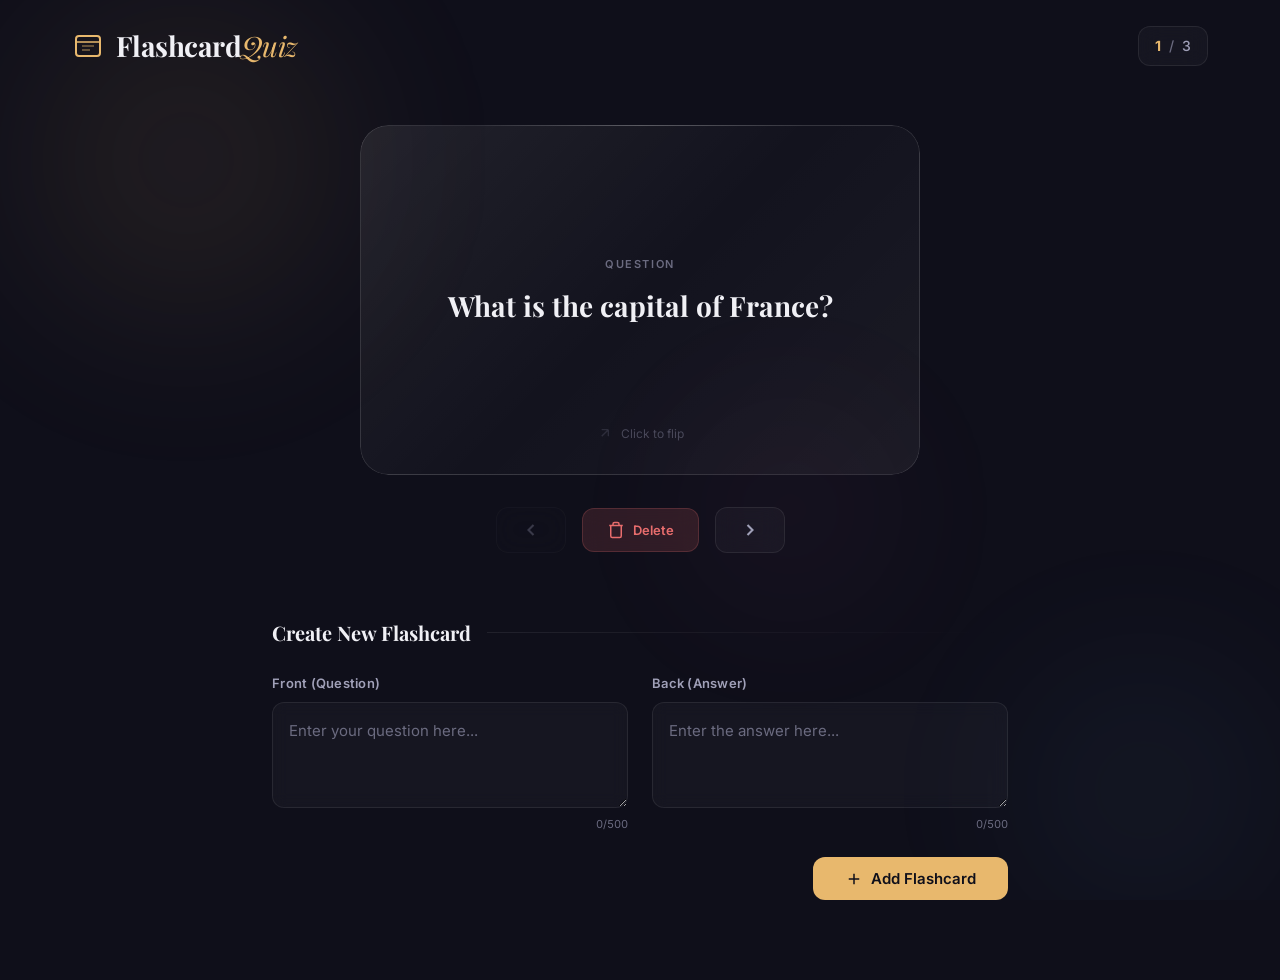
<file: index.html>
<!DOCTYPE html>
<html lang="en">
<head>
    <meta charset="UTF-8">
    <meta name="viewport" content="width=device-width, initial-scale=1.0">
    <title>Flashcard Quiz App</title>
    <link rel="stylesheet" href="styles.css">
    <link rel="preconnect" href="https://fonts.googleapis.com">
    <link rel="preconnect" href="https://fonts.gstatic.com" crossorigin>
    <link href="https://fonts.googleapis.com/css2?family=Playfair+Display:wght@400;700&family=Inter:wght@300;400;500;600;700&display=swap" rel="stylesheet">
</head>
<body>
    <div class="ambient-bg">
        <div class="orb orb-1"></div>
        <div class="orb orb-2"></div>
        <div class="orb orb-3"></div>
    </div>

    <header class="app-header">
        <div class="logo">
            <svg width="32" height="32" viewBox="0 0 32 32" fill="none">
                <rect x="4" y="6" width="24" height="20" rx="3" stroke="currentColor" stroke-width="2"/>
                <line x1="4" y1="12" x2="28" y2="12" stroke="currentColor" stroke-width="1.5"/>
                <line x1="10" y1="16" x2="22" y2="16" stroke="currentColor" stroke-width="1.5" opacity="0.5"/>
                <line x1="10" y1="20" x2="18" y2="20" stroke="currentColor" stroke-width="1.5" opacity="0.5"/>
            </svg>
            <h1>Flashcard<span class="accent">Quiz</span></h1>
        </div>
        <div class="card-counter">
            <span id="card-count">1</span>
            <span class="divider">/</span>
            <span id="total-count">3</span>
        </div>
    </header>

    <main class="app-main">
        <div class="flashcard-stage">
            <div class="flashcard" id="flashcard">
                <div class="flashcard-inner">
                    <div class="flashcard-face flashcard-front">
                        <div class="face-content">
                            <span class="face-label">Question</span>
                            <p class="face-text" id="front-display">What is the capital of France?</p>
                        </div>
                        <div class="face-hint">
                            <svg width="16" height="16" viewBox="0 0 24 24" fill="none" stroke="currentColor" stroke-width="2">
                                <path d="M7 17L17 7M17 7H7M17 7V17"/>
                            </svg>
                            <span>Click to flip</span>
                        </div>
                    </div>
                    <div class="flashcard-face flashcard-back">
                        <div class="face-content">
                            <span class="face-label">Answer</span>
                            <p class="face-text" id="back-display">Paris</p>
                        </div>
                        <div class="face-hint">
                            <svg width="16" height="16" viewBox="0 0 24 24" fill="none" stroke="currentColor" stroke-width="2">
                                <path d="M7 17L17 7M17 7H7M17 7V17"/>
                            </svg>
                            <span>Click to flip back</span>
                        </div>
                    </div>
                </div>
            </div>

            <div class="card-nav">
                <button class="nav-btn" id="prev-btn" aria-label="Previous card">
                    <svg width="20" height="20" viewBox="0 0 24 24" fill="none" stroke="currentColor" stroke-width="2.5">
                        <path d="M15 18l-6-6 6-6"/>
                    </svg>
                </button>
                <button class="nav-btn danger" id="delete-btn" aria-label="Delete current card">
                    <svg width="18" height="18" viewBox="0 0 24 24" fill="none" stroke="currentColor" stroke-width="2">
                        <polyline points="3 6 5 6 21 6"/>
                        <path d="M19 6v14a2 2 0 0 1-2 2H7a2 2 0 0 1-2-2V6m3 0V4a2 2 0 0 1 2-2h4a2 2 0 0 1 2 2v2"/>
                    </svg>
                    <span>Delete</span>
                </button>
                <button class="nav-btn" id="next-btn" aria-label="Next card">
                    <svg width="20" height="20" viewBox="0 0 24 24" fill="none" stroke="currentColor" stroke-width="2.5">
                        <path d="M9 18l6-6-6-6"/>
                    </svg>
                </button>
            </div>
        </div>

        <div class="entry-section">
            <div class="section-header">
                <h2>Create New Flashcard</h2>
                <div class="section-line"></div>
            </div>
            <form id="entry-form" class="entry-form" novalidate>
                <div class="form-row">
                    <div class="form-group">
                        <label for="front-text">Front (Question)</label>
                        <textarea
                            id="front-text"
                            name="front-text"
                            placeholder="Enter your question here..."
                            rows="3"
                            maxlength="500"
                        ></textarea>
                        <span class="char-count" id="front-count">0/500</span>
                    </div>
                    <div class="form-group">
                        <label for="back-text">Back (Answer)</label>
                        <textarea
                            id="back-text"
                            name="back-text"
                            placeholder="Enter the answer here..."
                            rows="3"
                            maxlength="500"
                        ></textarea>
                        <span class="char-count" id="back-count">0/500</span>
                    </div>
                </div>
                <div class="form-actions">
                    <button type="submit" class="submit-btn">
                        <svg width="18" height="18" viewBox="0 0 24 24" fill="none" stroke="currentColor" stroke-width="2">
                            <line x1="12" y1="5" x2="12" y2="19"/>
                            <line x1="5" y1="12" x2="19" y2="12"/>
                        </svg>
                        <span>Add Flashcard</span>
                    </button>
                </div>
            </form>
        </div>
    </main>

    <div class="toast-container" id="toast-container"></div>

    <script src="app.js"></script>
</body>
</html>
</file>
<file: styles.css>
/* ───────────────────────────────────────────────────────────────
   Flashcard Quiz App — Stylesheet
   Design philosophy: glassmorphism meets editorial typography.
   Inspired by the principles outlined in Refactoring UI by Adam Wathan
   and Steve Schoger (2018), and the CSS architecture patterns from
   "Every Layout" by Heydon Pickering and Andy Bell (2019).
   ─────────────────────────────────────────────────────────────── */

:root {
    /* ── Color System ── */
    --bg-deep:        #0f0f1a;
    --bg-surface:     rgba(255, 255, 255, 0.03);
    --bg-surface-elev: rgba(255, 255, 255, 0.06);
    --border-subtle:  rgba(255, 255, 255, 0.08);
    --border-medium:  rgba(255, 255, 255, 0.12);
    --text-primary:   #f0f0f5;
    --text-secondary: #a0a0b8;
    --text-muted:     #6b6b80;
    --accent:         #e8b86d;
    --accent-soft:    rgba(232, 184, 109, 0.15);
    --accent-glow:    rgba(232, 184, 109, 0.4);
    --danger:         #e86d6d;
    --danger-soft:    rgba(232, 109, 109, 0.15);
    --success:        #6de8a0;
    --success-soft:   rgba(109, 232, 160, 0.15);

    /* ── Typography ── */
    --font-display:   "Playfair Display", Georgia, serif;
    --font-body:      "Inter", -apple-system, BlinkMacSystemFont, sans-serif;

    /* ── Spacing Scale (8px base) ── */
    --space-1: 0.25rem;   /* 4px  */
    --space-2: 0.5rem;    /* 8px  */
    --space-3: 0.75rem;   /* 12px */
    --space-4: 1rem;      /* 16px */
    --space-5: 1.5rem;    /* 24px */
    --space-6: 2rem;      /* 32px */
    --space-8: 3rem;      /* 48px */
    --space-10: 4rem;     /* 64px */
    --space-12: 5rem;     /* 80px */

    /* ── Radii ── */
    --radius-sm:  8px;
    --radius-md:  12px;
    --radius-lg:  20px;
    --radius-xl:  28px;

    /* ── Shadows ── */
    --shadow-sm:  0 1px 2px rgba(0, 0, 0, 0.3);
    --shadow-md:  0 4px 12px rgba(0, 0, 0, 0.4);
    --shadow-lg:  0 12px 40px rgba(0, 0, 0, 0.5);
    --shadow-glow: 0 0 60px var(--accent-glow);

    /* ── Transitions ── */
    --ease-out-expo: cubic-bezier(0.16, 1, 0.3, 1);
    --ease-spring:   cubic-bezier(0.34, 1.56, 0.64, 1);
}

/* ── Reset & Base ── */
*, *::before, *::after {
    box-sizing: border-box;
    margin: 0;
    padding: 0;
}

html {
    font-size: 16px;
    -webkit-font-smoothing: antialiased;
    -moz-osx-font-smoothing: grayscale;
}

body {
    font-family: var(--font-body);
    background: var(--bg-deep);
    color: var(--text-primary);
    min-height: 100vh;
    overflow-x: hidden;
    line-height: 1.6;
}

/* ── Ambient Background ── */
.ambient-bg {
    position: fixed;
    inset: 0;
    z-index: 0;
    overflow: hidden;
    pointer-events: none;
}

.orb {
    position: absolute;
    border-radius: 50%;
    filter: blur(80px);
    opacity: 0.4;
    animation: orbFloat 20s ease-in-out infinite;
}

.orb-1 {
    width: 500px;
    height: 500px;
    background: radial-gradient(circle, rgba(232, 184, 109, 0.3), transparent 70%);
    top: -10%;
    left: -5%;
    animation-delay: 0s;
}

.orb-2 {
    width: 400px;
    height: 400px;
    background: radial-gradient(circle, rgba(109, 184, 232, 0.2), transparent 70%);
    bottom: -10%;
    right: -5%;
    animation-delay: -7s;
}

.orb-3 {
    width: 300px;
    height: 300px;
    background: radial-gradient(circle, rgba(232, 109, 184, 0.2), transparent 70%);
    top: 40%;
    left: 50%;
    animation-delay: -14s;
}

@keyframes orbFloat {
    0%, 100% { transform: translate(0, 0) scale(1); }
    25% { transform: translate(30px, -40px) scale(1.05); }
    50% { transform: translate(-20px, 20px) scale(0.95); }
    75% { transform: translate(40px, 30px) scale(1.02); }
}

/* ── Header ── */
.app-header {
    position: relative;
    z-index: 10;
    display: flex;
    align-items: center;
    justify-content: space-between;
    padding: var(--space-5) var(--space-6);
    max-width: 1200px;
    margin: 0 auto;
}

.logo {
    display: flex;
    align-items: center;
    gap: var(--space-3);
    color: var(--text-primary);
}

.logo svg {
    flex-shrink: 0;
    color: var(--accent);
}

.logo h1 {
    font-family: var(--font-display);
    font-size: 1.75rem;
    font-weight: 700;
    letter-spacing: -0.02em;
}

.logo .accent {
    color: var(--accent);
    font-weight: 400;
    font-style: italic;
}

.card-counter {
    display: flex;
    align-items: center;
    gap: var(--space-2);
    font-family: var(--font-body);
    font-size: 0.875rem;
    font-weight: 500;
    color: var(--text-secondary);
    background: var(--bg-surface);
    border: 1px solid var(--border-subtle);
    border-radius: var(--radius-md);
    padding: var(--space-2) var(--space-4);
    backdrop-filter: blur(12px);
    -webkit-backdrop-filter: blur(12px);
}

.card-counter .divider {
    color: var(--text-muted);
}

#card-count {
    color: var(--accent);
    font-weight: 700;
}

/* ── Main Layout ── */
.app-main {
    position: relative;
    z-index: 10;
    max-width: 800px;
    margin: 0 auto;
    padding: var(--space-6) var(--space-6) var(--space-12);
    display: flex;
    flex-direction: column;
    gap: var(--space-10);
}

/* ── Flashcard Stage ── */
.flashcard-stage {
    display: flex;
    flex-direction: column;
    align-items: center;
    gap: var(--space-6);
}

/* ── The Flashcard ── */
.flashcard {
    width: 100%;
    max-width: 560px;
    aspect-ratio: 16 / 10;
    perspective: 1200px;
    cursor: pointer;
    user-select: none;
    -webkit-tap-highlight-color: transparent;
}

.flashcard-inner {
    position: relative;
    width: 100%;
    height: 100%;
    transform-style: preserve-3d;
    transition: transform 0.7s var(--ease-out-expo);
    border-radius: var(--radius-xl);
}

.flashcard.flipped .flashcard-inner {
    transform: rotateY(180deg);
}

.flashcard-face {
    position: absolute;
    inset: 0;
    backface-visibility: hidden;
    -webkit-backface-visibility: hidden;
    border-radius: var(--radius-xl);
    display: flex;
    flex-direction: column;
    justify-content: space-between;
    padding: var(--space-6);
    overflow: hidden;
}

/* Glass morphism card surface */
.flashcard-face::before {
    content: "";
    position: absolute;
    inset: 0;
    border-radius: inherit;
    background: linear-gradient(
        135deg,
        rgba(255, 255, 255, 0.08) 0%,
        rgba(255, 255, 255, 0.02) 50%,
        rgba(255, 255, 255, 0.05) 100%
    );
    border: 1px solid var(--border-medium);
    backdrop-filter: blur(24px);
    -webkit-backdrop-filter: blur(24px);
    z-index: -1;
}

/* Subtle top highlight */
.flashcard-face::after {
    content: "";
    position: absolute;
    top: 0;
    left: 20%;
    right: 20%;
    height: 1px;
    background: linear-gradient(90deg, transparent, rgba(255,255,255,0.2), transparent);
    z-index: 1;
}

.flashcard-front {
    z-index: 2;
}

.flashcard-back {
    transform: rotateY(180deg);
    z-index: 1;
}

.flashcard-back::before {
    background: linear-gradient(
        225deg,
        rgba(232, 184, 109, 0.06) 0%,
        rgba(255, 255, 255, 0.02) 50%,
        rgba(255, 255, 255, 0.05) 100%
    );
    border-color: rgba(232, 184, 109, 0.15);
}

.face-content {
    display: flex;
    flex-direction: column;
    align-items: center;
    justify-content: center;
    flex: 1;
    gap: var(--space-3);
    text-align: center;
}

.face-label {
    font-size: 0.6875rem;
    font-weight: 600;
    letter-spacing: 0.15em;
    text-transform: uppercase;
    color: var(--text-muted);
}

.flashcard-back .face-label {
    color: var(--accent);
    opacity: 0.7;
}

.face-text {
    font-family: var(--font-display);
    font-size: clamp(1.25rem, 3vw, 1.75rem);
    font-weight: 700;
    line-height: 1.4;
    color: var(--text-primary);
    max-width: 90%;
    word-wrap: break-word;
}

.flashcard-back .face-text {
    color: var(--accent);
}

.face-hint {
    display: flex;
    align-items: center;
    justify-content: center;
    gap: var(--space-2);
    font-size: 0.75rem;
    color: var(--text-muted);
    opacity: 0.6;
    transition: opacity 0.3s ease;
}

.flashcard:hover .face-hint {
    opacity: 1;
}

.face-hint svg {
    opacity: 0.5;
}

/* ── Card Navigation ── */
.card-nav {
    display: flex;
    align-items: center;
    gap: var(--space-4);
}

.nav-btn {
    display: inline-flex;
    align-items: center;
    justify-content: center;
    gap: var(--space-2);
    padding: var(--space-3) var(--space-5);
    font-family: var(--font-body);
    font-size: 0.8125rem;
    font-weight: 600;
    color: var(--text-secondary);
    background: var(--bg-surface);
    border: 1px solid var(--border-subtle);
    border-radius: var(--radius-md);
    cursor: pointer;
    transition: all 0.25s var(--ease-out-expo);
    backdrop-filter: blur(12px);
    -webkit-backdrop-filter: blur(12px);
}

.nav-btn:hover:not(:disabled) {
    background: var(--bg-surface-elev);
    border-color: var(--border-medium);
    color: var(--text-primary);
    transform: translateY(-1px);
    box-shadow: var(--shadow-md);
}

.nav-btn:active:not(:disabled) {
    transform: translateY(0);
}

.nav-btn:disabled {
    opacity: 0.3;
    cursor: not-allowed;
}

.nav-btn.danger {
    color: var(--danger);
    background: var(--danger-soft);
    border-color: rgba(232, 109, 109, 0.2);
}

.nav-btn.danger:hover:not(:disabled) {
    background: rgba(232, 109, 109, 0.25);
    border-color: rgba(232, 109, 109, 0.35);
    box-shadow: 0 4px 16px rgba(232, 109, 109, 0.2);
}

/* ── Entry Section ── */
.entry-section {
    display: flex;
    flex-direction: column;
    gap: var(--space-5);
}

.section-header {
    display: flex;
    align-items: center;
    gap: var(--space-4);
}

.section-header h2 {
    font-family: var(--font-display);
    font-size: 1.25rem;
    font-weight: 700;
    color: var(--text-primary);
    white-space: nowrap;
}

.section-line {
    flex: 1;
    height: 1px;
    background: linear-gradient(90deg, var(--border-subtle), transparent);
}

/* ── Entry Form ── */
.entry-form {
    display: flex;
    flex-direction: column;
    gap: var(--space-5);
}

.form-row {
    display: grid;
    grid-template-columns: 1fr 1fr;
    gap: var(--space-5);
}

@media (max-width: 640px) {
    .form-row {
        grid-template-columns: 1fr;
    }
}

.form-group {
    display: flex;
    flex-direction: column;
    gap: var(--space-2);
}

.form-group label {
    font-size: 0.8125rem;
    font-weight: 600;
    color: var(--text-secondary);
    letter-spacing: 0.02em;
}

.form-group textarea {
    width: 100%;
    padding: var(--space-4);
    font-family: var(--font-body);
    font-size: 0.9375rem;
    line-height: 1.6;
    color: var(--text-primary);
    background: var(--bg-surface);
    border: 1px solid var(--border-subtle);
    border-radius: var(--radius-md);
    resize: vertical;
    min-height: 100px;
    transition: all 0.25s var(--ease-out-expo);
    backdrop-filter: blur(8px);
    -webkit-backdrop-filter: blur(8px);
}

.form-group textarea::placeholder {
    color: var(--text-muted);
}

.form-group textarea:focus {
    outline: none;
    border-color: var(--accent);
    box-shadow: 0 0 0 3px var(--accent-soft), 0 0 20px var(--accent-glow);
    background: var(--bg-surface-elev);
}

.form-group textarea.error {
    border-color: var(--danger);
    box-shadow: 0 0 0 3px var(--danger-soft);
}

.char-count {
    font-size: 0.6875rem;
    color: var(--text-muted);
    text-align: right;
    font-variant-numeric: tabular-nums;
}

.form-actions {
    display: flex;
    justify-content: flex-end;
}

.submit-btn {
    display: inline-flex;
    align-items: center;
    gap: var(--space-2);
    padding: var(--space-3) var(--space-6);
    font-family: var(--font-body);
    font-size: 0.9375rem;
    font-weight: 600;
    color: var(--bg-deep);
    background: var(--accent);
    border: none;
    border-radius: var(--radius-md);
    cursor: pointer;
    transition: all 0.3s var(--ease-out-expo);
    position: relative;
    overflow: hidden;
}

.submit-btn::before {
    content: "";
    position: absolute;
    inset: 0;
    background: linear-gradient(135deg, rgba(255,255,255,0.3), transparent);
    opacity: 0;
    transition: opacity 0.3s ease;
}

.submit-btn:hover {
    transform: translateY(-2px);
    box-shadow: 0 8px 24px rgba(232, 184, 109, 0.35), var(--shadow-glow);
}

.submit-btn:hover::before {
    opacity: 1;
}

.submit-btn:active {
    transform: translateY(0);
}

.submit-btn svg {
    flex-shrink: 0;
}

/* ── Toast Notifications ── */
.toast-container {
    position: fixed;
    bottom: var(--space-6);
    right: var(--space-6);
    z-index: 1000;
    display: flex;
    flex-direction: column;
    gap: var(--space-3);
    pointer-events: none;
}

.toast {
    display: flex;
    align-items: center;
    gap: var(--space-3);
    padding: var(--space-4) var(--space-5);
    font-size: 0.875rem;
    font-weight: 500;
    color: var(--text-primary);
    background: var(--bg-surface-elev);
    border: 1px solid var(--border-medium);
    border-radius: var(--radius-md);
    backdrop-filter: blur(20px);
    -webkit-backdrop-filter: blur(20px);
    box-shadow: var(--shadow-lg);
    pointer-events: auto;
    animation: toastSlideIn 0.4s var(--ease-spring) forwards,
               toastFadeOut 0.4s var(--ease-out-expo) 3s forwards;
    max-width: 360px;
}

.toast.success {
    border-color: rgba(109, 232, 160, 0.3);
    background: linear-gradient(135deg, rgba(109, 232, 160, 0.08), var(--bg-surface-elev));
}

.toast.error {
    border-color: rgba(232, 109, 109, 0.3);
    background: linear-gradient(135deg, rgba(232, 109, 109, 0.08), var(--bg-surface-elev));
}

.toast-icon {
    flex-shrink: 0;
    width: 20px;
    height: 20px;
    border-radius: 50%;
    display: flex;
    align-items: center;
    justify-content: center;
}

.toast.success .toast-icon {
    background: var(--success-soft);
    color: var(--success);
}

.toast.error .toast-icon {
    background: var(--danger-soft);
    color: var(--danger);
}

@keyframes toastSlideIn {
    from {
        opacity: 0;
        transform: translateX(40px) scale(0.95);
    }
    to {
        opacity: 1;
        transform: translateX(0) scale(1);
    }
}

@keyframes toastFadeOut {
    from {
        opacity: 1;
        transform: translateX(0) scale(1);
    }
    to {
        opacity: 0;
        transform: translateX(40px) scale(0.95);
    }
}

/* ── Empty State ── */
.empty-state {
    text-align: center;
    padding: var(--space-10) var(--space-6);
    color: var(--text-muted);
}

.empty-state h3 {
    font-family: var(--font-display);
    font-size: 1.5rem;
    color: var(--text-secondary);
    margin-bottom: var(--space-3);
}

.empty-state p {
    font-size: 0.9375rem;
    max-width: 400px;
    margin: 0 auto;
}

/* ── Card transition animations ── */
.flashcard {
    animation: cardEnter 0.6s var(--ease-out-expo) forwards;
}

@keyframes cardEnter {
    from {
        opacity: 0;
        transform: translateY(20px) scale(0.96);
    }
    to {
        opacity: 1;
        transform: translateY(0) scale(1);
    }
}

/* ── Responsive ── */
@media (max-width: 768px) {
    .app-header {
        padding: var(--space-4) var(--space-5);
    }

    .logo h1 {
        font-size: 1.5rem;
    }

    .app-main {
        padding: var(--space-5) var(--space-4) var(--space-10);
        gap: var(--space-8);
    }

    .flashcard {
        aspect-ratio: 4 / 3;
    }

    .flashcard-face {
        padding: var(--space-5);
    }

    .face-text {
        font-size: 1.125rem;
    }

    .card-nav {
        gap: var(--space-3);
    }

    .nav-btn {
        padding: var(--space-2) var(--space-4);
    }

    .toast-container {
        left: var(--space-4);
        right: var(--space-4);
        bottom: var(--space-4);
    }

    .toast {
        max-width: none;
    }
}

/* ── Reduced Motion ── */
@media (prefers-reduced-motion: reduce) {
    .orb {
        animation: none;
    }

    .flashcard-inner {
        transition: none;
    }

    .flashcard.flipped .flashcard-inner {
        transform: none;
    }

    .flashcard-back {
        display: none;
    }

    .flashcard.flipped .flashcard-back {
        display: flex;
    }

    .flashcard.flipped .flashcard-front {
        display: none;
    }

    .toast {
        animation: none;
        opacity: 1;
    }

    .flashcard {
        animation: none;
        opacity: 1;
    }
}
</file>
